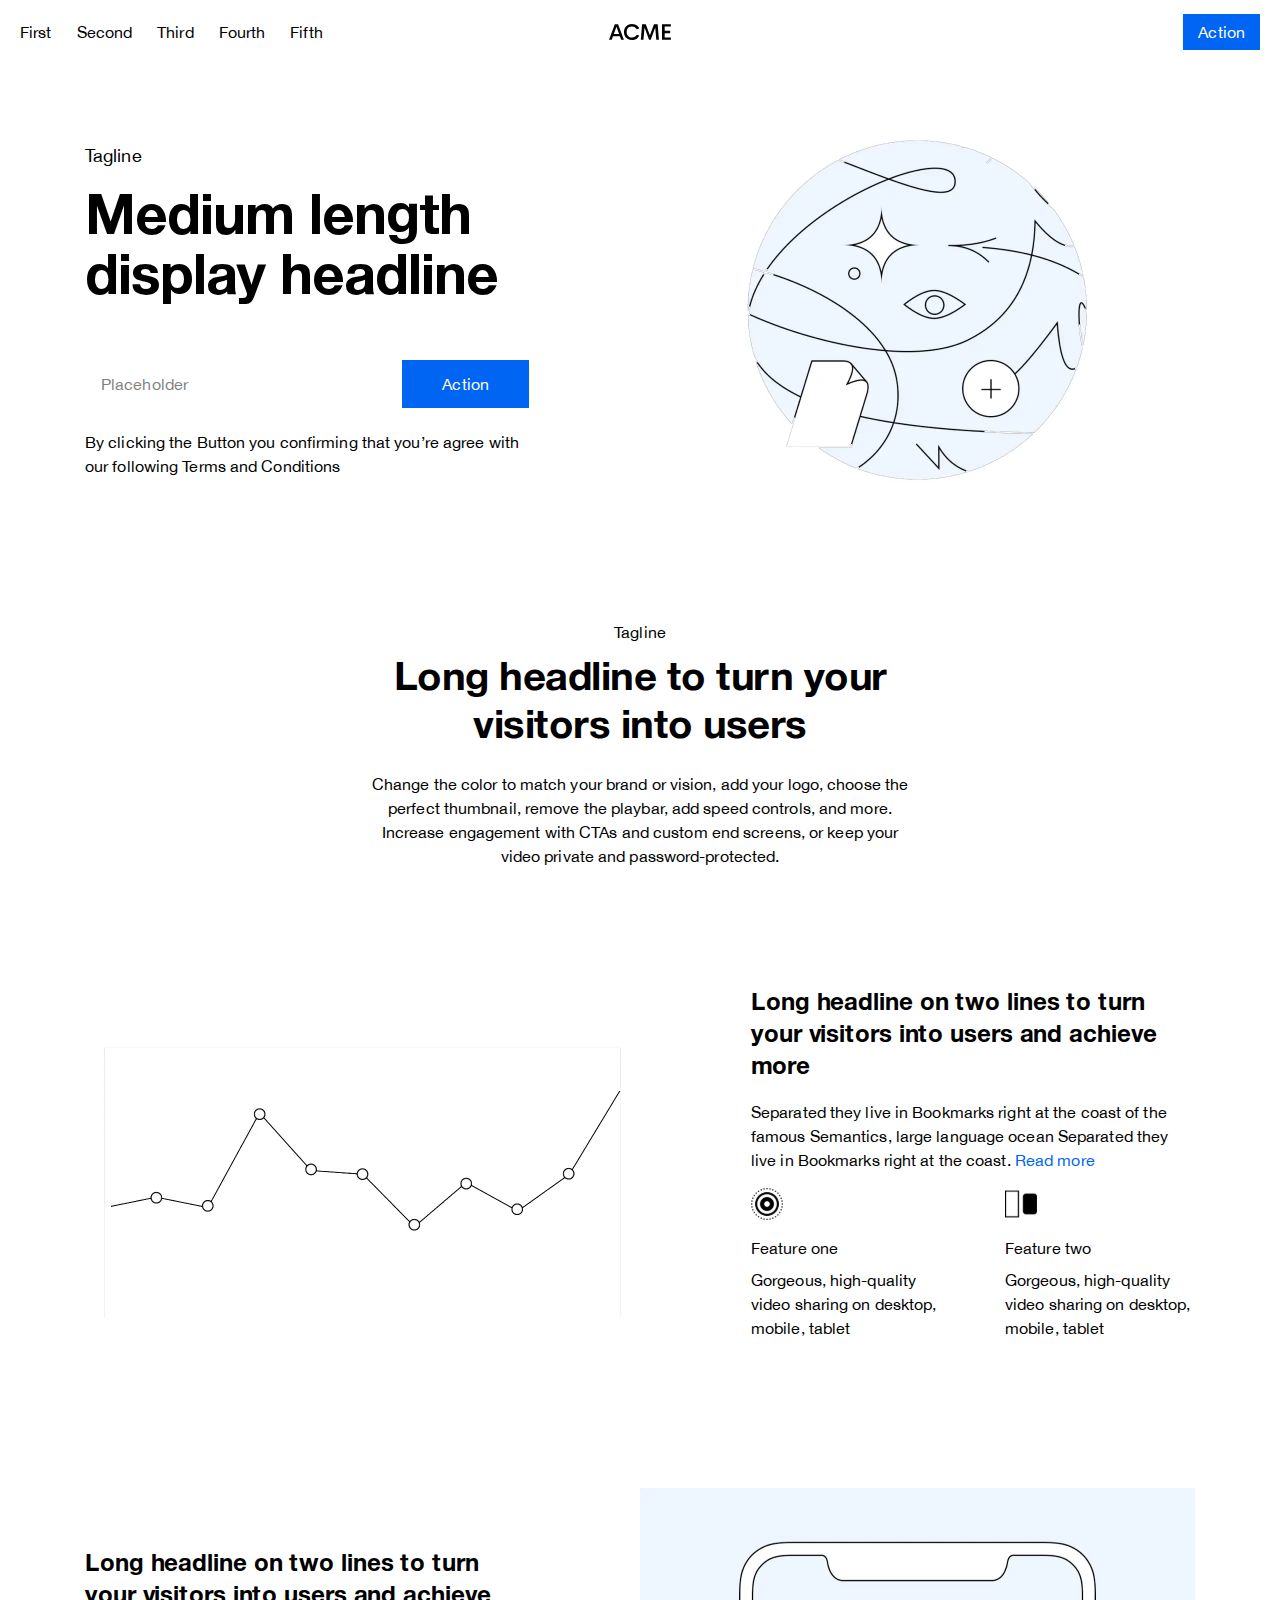
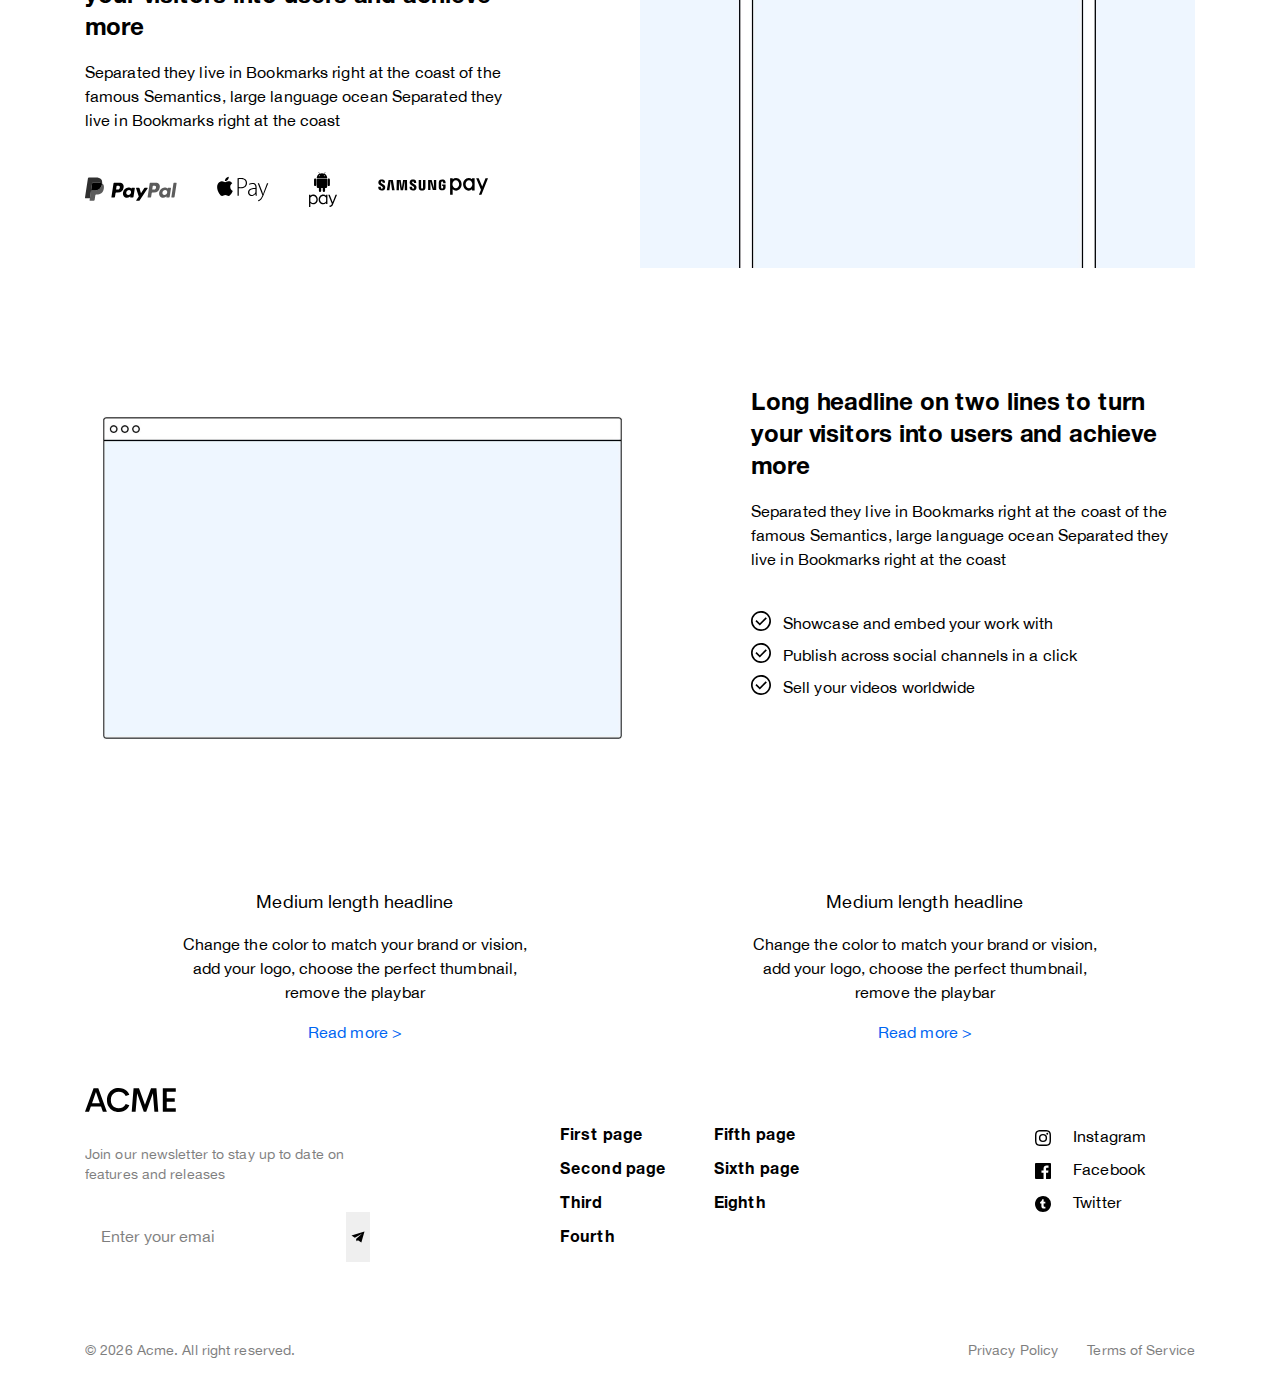
<file: acme/index.html>
<!DOCTYPE html><html lang="ru"> <head>	<title>Главная</title>	<meta charset="UTF-8">	<meta name="format-detection" content="telephone=no">	<link rel="stylesheet" href="css/style.min.css">	<link rel="shortcut icon" href="favicon.ico">	<!-- <meta name="robots" content="noindex, nofollow"> -->	<!-- <meta name="viewport" content="width=device-width, initial-scale=1.0, maximum-scale=1.0, user-scalable=0"> -->	<meta name="viewport" content="width=device-width, initial-scale=1.0"></head><body>	<div class="wrapper">		<header class="header">	<div class="container">		<div class="header__content container">			<div class="header__menu menu">				<div class="menu__line"></div>				<div class="menu__icon icon-menu">					<span></span>					<span></span>					<span></span>				</div>				<nav class="menu__body">					<ul class="menu__list">						<li>							<a href="#" class="menu__link">First</a>						</li>						<li>							<a href="#" class="menu__link">Second</a>						</li>						<li>							<a href="#" class="menu__link">Third</a>						</li>						<li>							<a href="#" class="menu__link">Fourth</a>						</li>						<li>							<a href="#" class="menu__link">Fifth</a>						</li>					</ul>					<a href="#" class="menu__logo _ibg"  data-da=".menu__line,768,0"><picture><source srcset="img/logo.svg" type="image/webp"><img src="img/logo.svg" alt="" /></picture></a>					<a href="#callback" class="menu__button btn _popup-link"  data-da=".menu__line,768,1"><picture><source srcset="img/icons/action.svg" type="image/webp"><img src="img/icons/action.svg" alt="" /></picture>Action</a>				</li>			</nav>		</div>	</div></div></header>		<main class="page">			<!-- //_scr-item  -->			<div class="page__body">				<div class="first-block">					<div class="container">						<div class="first-block__content">							<div class="first-block__description">								<div class="first-block__subtitle">Tagline</div>								<div class="first-block__title">Medium length display headline</div>								<div class="first-block__form">									<form class="form" method="GET" action="#">										<div class="form__line"><input type="text" class="input _req" id="inp" autocomplete="off" name="form[]" data-error="" data-value="Placeholder" /></div>										<button href="#callback-two" class="form__btn btn _popup-link" type="submit">Action</button>									</form>								</div>								<div class="first-block__text">By clicking the Button you confirming that you’re agree with our following Terms and Conditions</div>							</div>							<div class="first-block__image _ibg">								<picture><source srcset="img/header.webp" type="image/webp"><img src="img/header.png" alt="" /></picture>							</div>						</div>					</div>				</div>				<div class="about">					<div class="container">						<div class="about__content">							<div class="about__subtitle">Tagline</div>							<div class="about__title">Long headline to turn your visitors into users</div>							<div class="about__text">Change the color to match your brand or vision, add your logo, choose the perfect thumbnail, remove the playbar, add speed controls, and more. Increase engagement with CTAs and custom end screens, or keep your video private and password-protected.</div>						</div>					</div>				</div>				<div class="chart">					<div class="container">						<div class="chart__content">							<div class="chart__image _ibg">								<picture><source srcset="img/chart.webp" type="image/webp"><img src="img/chart.png" alt="" /></picture>							</div>							<div class="chart__description">								<div class="chart__title">Long headline on two lines to turn your visitors into users and achieve more</div>								<div class="chart__text">Separated they live in Bookmarks right at the coast of the famous Semantics, large language ocean Separated they live in Bookmarks right at the coast. <a href="#">Read more</a></div>								<div class="chart__features">									<div class="chart__feature">										<div class="chart__icon">											<picture><source srcset="img/icons/chart/1.svg" type="image/webp"><img src="img/icons/chart/1.svg" alt="" /></picture>										</div>										<div class="chart__feature-title">Feature one</div>										<div class="chart__feature-text">Gorgeous, high-quality video sharing on desktop, mobile, tablet</div>									</div>									<div class="chart__feature">										<div class="chart__icon">											<picture><source srcset="img/icons/chart/2.svg" type="image/webp"><img src="img/icons/chart/2.svg" alt="" /></picture>										</div>										<div class="chart__feature-title">Feature two</div>										<div class="chart__feature-text">Gorgeous, high-quality video sharing on desktop, mobile, tablet</div>									</div>								</div>							</div>						</div>					</div>				</div>				<div class="pay">					<div class="container">						<div class="pay__content">							<div class="pay__description">								<div class="pay__title">Long headline on two lines to turn your visitors into users and achieve more</div>								<div class="pay__text">Separated they live in Bookmarks right at the coast of the famous Semantics, large language ocean Separated they live in Bookmarks right at the coast</div>								<div class="pay__icons">									<div class="pay__icon"><picture><source srcset="img/icons/pay/PayPal.svg" type="image/webp"><img src="img/icons/pay/PayPal.svg" alt="" /></picture></div>									<div class="pay__icon"><picture><source srcset="img/icons/pay/Apple.svg" type="image/webp"><img src="img/icons/pay/Apple.svg" alt="" /></picture></div>									<div class="pay__icon"><picture><source srcset="img/icons/pay/Android.svg" type="image/webp"><img src="img/icons/pay/Android.svg" alt="" /></picture></div>									<div class="pay__icon"><picture><source srcset="img/icons/pay/Samsung.svg" type="image/webp"><img src="img/icons/pay/Samsung.svg" alt="" /></picture></div>								</div>							</div>							<div class="pay__image _ibg">								<picture><source srcset="img/tel.webp" type="image/webp"><img src="img/tel.png" alt="" /></picture>							</div>						</div>					</div>				</div>			</div>			<div class="web">				<div class="container">					<div class="web__content">						<div class="web__image _ibg">							<picture><source srcset="img/web.webp" type="image/webp"><img src="img/web.png" alt="" /></picture>						</div>						<div class="web__description">							<div class="web__title">Long headline on two lines to turn your visitors into users and achieve more</div>							<div class="web__text">Separated they live in Bookmarks right at the coast of the famous Semantics, large language ocean Separated they live in Bookmarks right at the coast</div>							<ul class="web__list">								<li>Showcase and embed your work with</li>								<li>Publish across social channels in a click</li>								<li>Sell your videos worldwide</li>							</ul>						</div>					</div>				</div>			</div>			<div class="headliners">				<div class="container">					<div class="headliners__content">						<div class="headliners__element">							<div class="headliners__title">Medium length headline</div>							<div class="headliners__text">Change the color to match your brand or vision, add your logo, choose the perfect thumbnail, remove the playbar</div>							<a href="#" class="headliners__btn">Read more ></a>						</div>						<div class="headliners__element">							<div class="headliners__title">Medium length headline</div>							<div class="headliners__text">Change the color to match your brand or vision, add your logo, choose the perfect thumbnail, remove the playbar</div>							<a href="#" class="headliners__btn">Read more ></a>						</div>					</div>				</div>			</div>		</main>		<footer class="footer">	<div class="container">		<div class="footer__content">			<div class="footer__row">				<div class="footer__column">					<div class="footer-subscribe">						<a href="#" class="footer-subscribe__logo _ibg"><picture><source srcset="img/logo.svg" type="image/webp"><img src="img/logo.svg" alt="" /></picture></a>						<div class="footer-subscribe__text">Join our newsletter to stay up to date on features and releases</div>						<div class="footer-subscribe__form">							<form class="form" method="GET" action="#">								<div class="form__line">									<input type="text" class="input _req _email" id="email" autocomplete="off" name="form[]" data-value="Enter your email address" />								</div>								<button href="#callback-four" class="_popup-link" type="submit"><picture><source srcset="img/icons/social/mail.svg" type="image/webp"><img src="img/icons/social/mail.svg" alt="" /></picture></button>							</form>						</div>					</div>				</div>				<div class="footer__column">					<div class="footer-menu">						<div class="footer-menu__column">							<a href="#" class="footer-menu__element">First page</a>							<a href="#" class="footer-menu__element">Second page</a>							<a href="#" class="footer-menu__element">Third</a>							<a href="#" class="footer-menu__element">Fourth</a>						</div>						<div class="footer-menu__column">							<a href="#" class="footer-menu__element">Fifth page</a>							<a href="#" class="footer-menu__element">Sixth page</a>							<a href="#" class="footer-menu__element">Eighth</a>						</div>					</div>				</div>				<div class="footer__column">					<div class="footer-social">						<div class="footer-social__element">							<div class="footer-social__img">								<picture><source srcset="img/icons/social/instagram.svg" type="image/webp"><img src="img/icons/social/instagram.svg" alt="" /></picture>							</div>Instagram						</div>						<div class="footer-social__element">							<div class="footer-social__img">								<picture><source srcset="img/icons/social/facebook.svg" type="image/webp"><img src="img/icons/social/facebook.svg" alt="" /></picture>							</div>Facebook						</div>						<div class="footer-social__element">							<div class="footer-social__img">								<picture><source srcset="img/icons/social/twitter.svg" type="image/webp"><img src="img/icons/social/twitter.svg" alt="" /></picture>							</div>Twitter						</div>					</div>				</div>			</div>			<div class="footer__row">				<div class="footer__copyright">© <span class="year"></span> Acme. All right reserved.</div>				<div class="footer__links">					<a href="" class="footer__link">Privacy Policy</a>					<a href="" class="footer__link">Terms of Service</a>				</div>			</div>		</div>	</div></footer>	</div>	<div class="popup popup_callback">	<div class="popup__content">		<div class="popup__body">			<div class="popup__close"></div>			<div class="popup__title">Long headline on two lines to turn your visitors into users </div>			<div class="popup__text">Separated they live in Bookmarks right at the coast of the famous Semantics</div>			<a href="#" class="popup__link">Action</a>		</div>	</div></div><div class="popup popup_callback-two">	<div class="popup__content">		<div class="popup__body">			<div class="popup__close"></div>			<div class="popup__title">Long headline on two lines to turn your visitors into users </div>			<div class="popup__text">By creating an Account on our service, you agree to subscribe to newsletters, marketing or promotional materials and other information we may send. However, you may opt out of receiving any, or all, of these communications from us by following the unsubscribe link or instructions provided in any email we send.</div>			<a href="#" class="popup__button btn">Action</a>		</div>	</div></div><div class="popup popup_callback-three">	<div class="popup__content">		<div class="popup__body">			<div class="popup__close"></div>			<div class="popup__title">Long headline on two lines to turn your visitors into users </div>			<div class="popup__text">Separated they live in Bookmarks right at the coast of the famous Semantics</div>			<div class="popup__buttons">				<a href="#" class="popup__button popup__button_w btn">Action</a>				<a href="#" class="popup__button btn">Action</a>			</div>		</div>	</div></div><div class="popup popup_callback-four">	<div class="popup__content">		<div class="popup__body">			<div class="popup__close"></div>			<div class="popup__title">Short headline</div>			<form class="form popup__form" method="GET" action="#">				<div class="form__line">					<input type="text" class="input _req _email" id="email" autocomplete="off" name="form[]" data-value="Email" />				</div>				<div class="form__line">					<input class="input _req" id="password" autocomplete="off" name="form[]" data-value="Password" data-type="pass" />				</div>				<div class="form__line">					<div class="checkbox"><input type="checkbox" class="checkbox__input _req" id="formAgreement" checked="checked" name="agreement" /><label for="formAgreement" class="checkbox__label" id="formAgreement"><span>Subscribe to the newsletter</span></label></div>				</div>				<button href="#" class="popup__button popup__button_b btn">Action</button>			</form>		</div>	</div></div>	<!-- <script src="https://maps.google.com/maps/api/js?sensor=false&amp;key=AIzaSyDtlQu0HZT-nx_QyKCI5Ur5La4RNa07B1Q"></script> --><!-- <script src="https://api-maps.yandex.ru/2.1/?lang=ru_RU&amp;apikey=" type="text/javascript"></script> --><script src="js/vendors.min.js"></script><script src="js/app.min.js"></script></body></html>
</file>
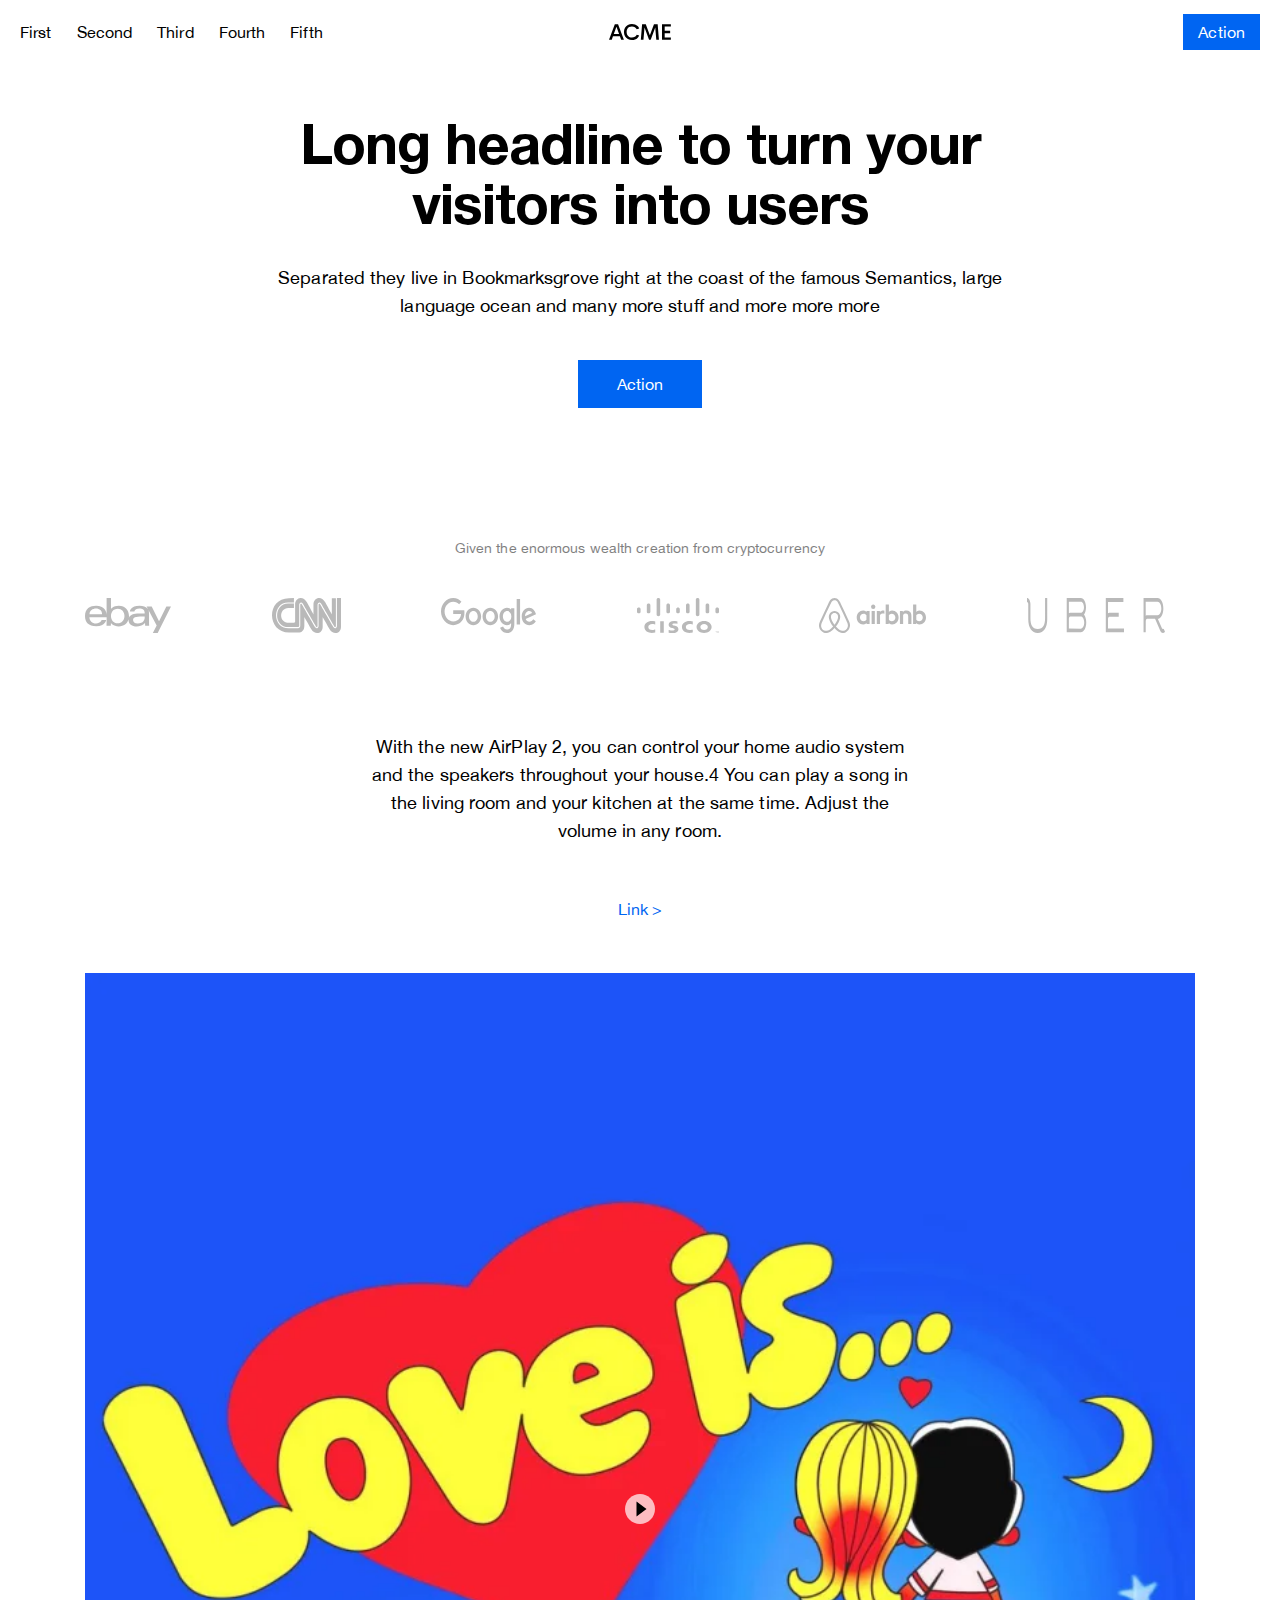
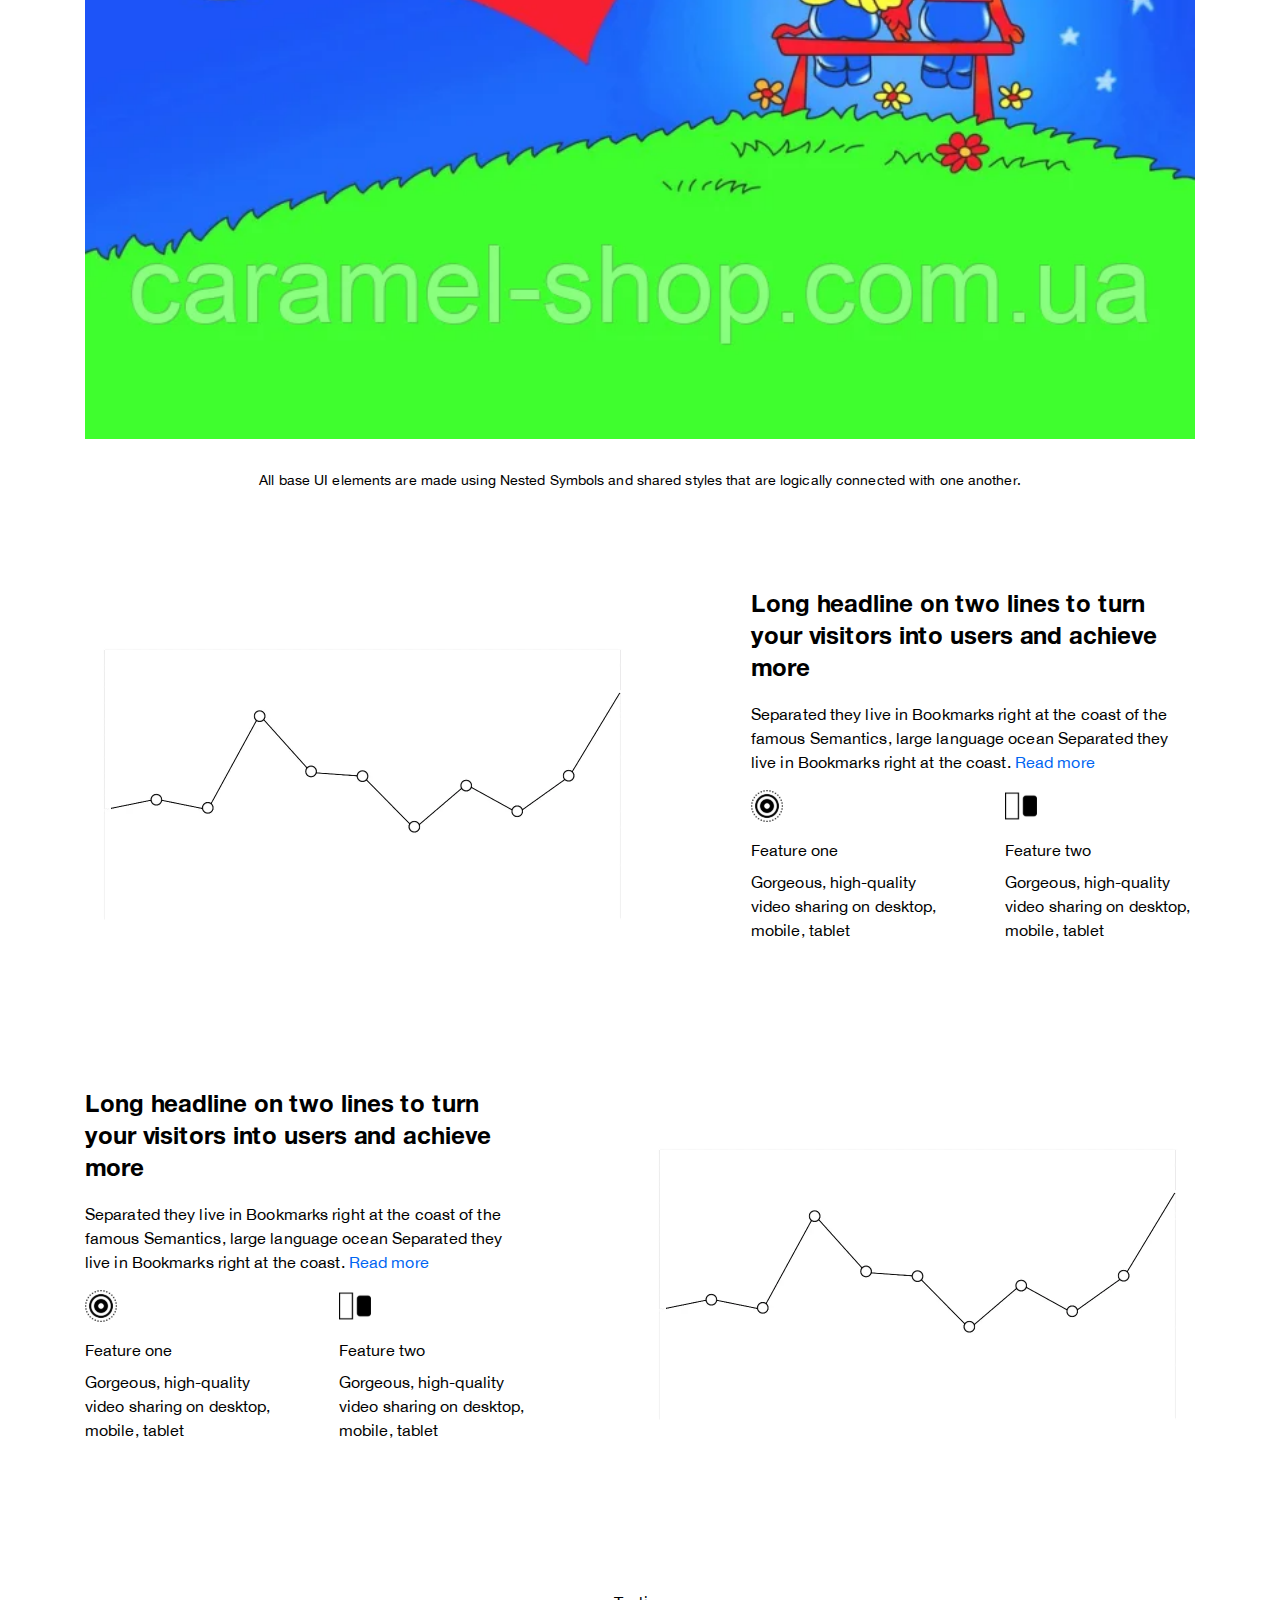
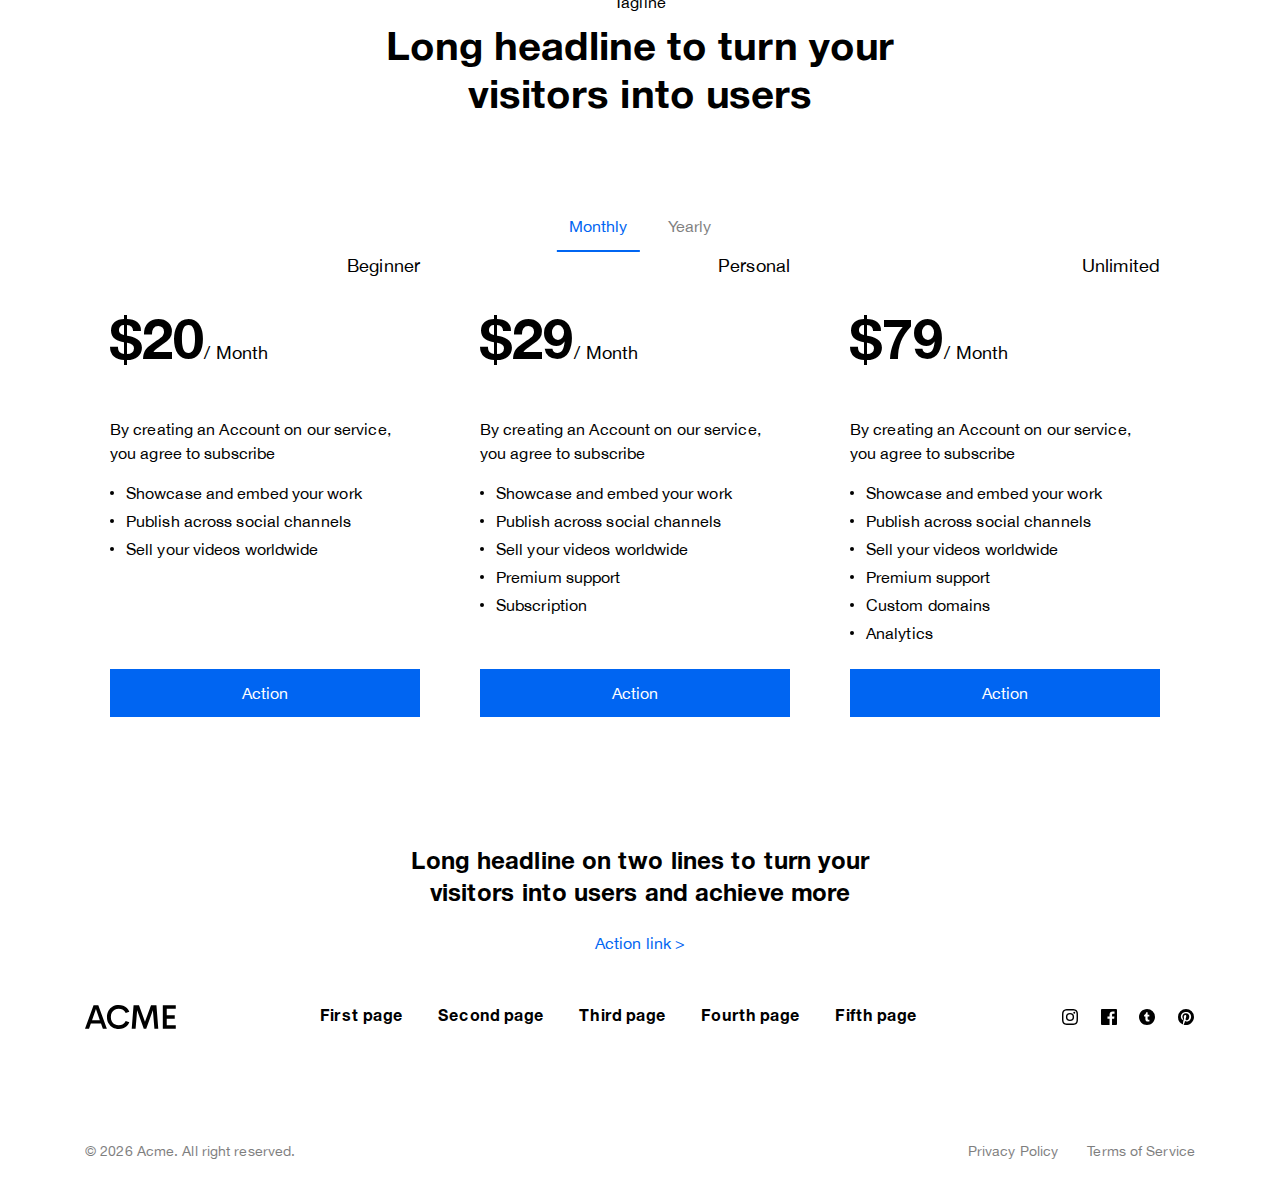
<file: acme/products.html>
<!DOCTYPE html><html lang="ru"> <head>	<title>Продукты</title>	<meta charset="UTF-8">	<meta name="format-detection" content="telephone=no">	<link rel="stylesheet" href="css/style.min.css">	<link rel="shortcut icon" href="favicon.ico">	<!-- <meta name="robots" content="noindex, nofollow"> -->	<!-- <meta name="viewport" content="width=device-width, initial-scale=1.0, maximum-scale=1.0, user-scalable=0"> -->	<meta name="viewport" content="width=device-width, initial-scale=1.0"></head><body>	<div class="wrapper">		<header class="header">	<div class="container">		<div class="header__content container">			<div class="header__menu menu">				<div class="menu__line"></div>				<div class="menu__icon icon-menu">					<span></span>					<span></span>					<span></span>				</div>				<nav class="menu__body">					<ul class="menu__list">						<li>							<a href="#" class="menu__link">First</a>						</li>						<li>							<a href="#" class="menu__link">Second</a>						</li>						<li>							<a href="#" class="menu__link">Third</a>						</li>						<li>							<a href="#" class="menu__link">Fourth</a>						</li>						<li>							<a href="#" class="menu__link">Fifth</a>						</li>					</ul>					<a href="#" class="menu__logo _ibg"  data-da=".menu__line,768,0"><picture><source srcset="img/logo.svg" type="image/webp"><img src="img/logo.svg" alt="" /></picture></a>					<a href="#callback" class="menu__button btn _popup-link"  data-da=".menu__line,768,1"><picture><source srcset="img/icons/action.svg" type="image/webp"><img src="img/icons/action.svg" alt="" /></picture>Action</a>				</li>			</nav>		</div>	</div></div></header>		<main class="page">			<div class="page__body">				<div class="short-info">					<div class="container">						<div class="short-info__content">							<div class="short-info__title">Long headline to turn your visitors into users</div>							<div class="short-info__text">Separated they live in Bookmarksgrove right at the coast of the famous Semantics, large language ocean and many more stuff and more more more</div>							<a href="#" class="short-info__button btn">Action</a>						</div>					</div>				</div>				<div class="partners">					<div class="container">						<div class="partners__content">							<div class="partners__row">								<div class="partners__text">Given the enormous wealth creation from cryptocurrency</div>							</div>							<div class="partners__row">								<ul class="partners__list">									<li class="partners__element">										<picture><source srcset="img/partners/ebay.svg" type="image/webp"><img src="img/partners/ebay.svg" alt="" /></picture>									</li>									<li class="partners__element">										<picture><source srcset="img/partners/cnn.svg" type="image/webp"><img src="img/partners/cnn.svg" alt="" /></picture>									</li>									<li class="partners__element">										<picture><source srcset="img/partners/google.svg" type="image/webp"><img src="img/partners/google.svg" alt="" /></picture>									</li>									<li class="partners__element">										<picture><source srcset="img/partners/cisco.svg" type="image/webp"><img src="img/partners/cisco.svg" alt="" /></picture>									</li>									<li class="partners__element">										<picture><source srcset="img/partners/airbnb.svg" type="image/webp"><img src="img/partners/airbnb.svg" alt="" /></picture>									</li>									<li class="partners__element">										<picture><source srcset="img/partners/uber.svg" type="image/webp"><img src="img/partners/uber.svg" alt="" /></picture>									</li>								</ul>							</div>						</div>					</div>				</div>				<div class="short-info">					<div class="container">						<div class="short-info__content short-info__content_w">							<div class="short-info__text short-info__text_2">With the new AirPlay 2, you can control your home audio system and the speakers throughout your house.4 You can play a song in the living room and your kitchen at the same time. Adjust the volume in any room.</div>							<a href="#" class="short-info__button short-info__button_w btn">Link ></a>						</div>					</div>				</div>				<div class="videos">					<div class="container">						<div class="videos__content">							<div class="videos__video videos__video _d">								<video poster="img/1.webp">									<source src="videos/1.mp4"									type="video/mp4">									Sorry, your browser doesn't support embedded videos.								</video>							</div>							<div class="videos__text">All base UI elements are made using Nested Symbols and shared styles that are logically connected with one another.</div>						</div>					</div>				</div>				<div class="chart">					<div class="container">						<div class="chart__content">							<div class="chart__image _ibg">								<picture><source srcset="img/chart.webp" type="image/webp"><img src="img/chart.png" alt="" /></picture>							</div>							<div class="chart__description">								<div class="chart__title">Long headline on two lines to turn your visitors into users and achieve more</div>								<div class="chart__text">Separated they live in Bookmarks right at the coast of the famous Semantics, large language ocean Separated they live in Bookmarks right at the coast. <a href="#">Read more</a></div>								<div class="chart__features">									<div class="chart__feature">										<div class="chart__icon">											<picture><source srcset="img/icons/chart/1.svg" type="image/webp"><img src="img/icons/chart/1.svg" alt="" /></picture>										</div>										<div class="chart__feature-title">Feature one</div>										<div class="chart__feature-text">Gorgeous, high-quality video sharing on desktop, mobile, tablet</div>									</div>									<div class="chart__feature">										<div class="chart__icon">											<picture><source srcset="img/icons/chart/2.svg" type="image/webp"><img src="img/icons/chart/2.svg" alt="" /></picture>										</div>										<div class="chart__feature-title">Feature two</div>										<div class="chart__feature-text">Gorgeous, high-quality video sharing on desktop, mobile, tablet</div>									</div>								</div>							</div>						</div>					</div>				</div>				<div class="chart">					<div class="container">						<div class="chart__content">							<div class="chart__description">								<div class="chart__title">Long headline on two lines to turn your visitors into users and achieve more</div>								<div class="chart__text">Separated they live in Bookmarks right at the coast of the famous Semantics, large language ocean Separated they live in Bookmarks right at the coast. <a href="#">Read more</a></div>								<div class="chart__features">									<div class="chart__feature">										<div class="chart__icon">											<picture><source srcset="img/icons/chart/1.svg" type="image/webp"><img src="img/icons/chart/1.svg" alt="" /></picture>										</div>										<div class="chart__feature-title">Feature one</div>										<div class="chart__feature-text">Gorgeous, high-quality video sharing on desktop, mobile, tablet</div>									</div>									<div class="chart__feature">										<div class="chart__icon">											<picture><source srcset="img/icons/chart/2.svg" type="image/webp"><img src="img/icons/chart/2.svg" alt="" /></picture>										</div>										<div class="chart__feature-title">Feature two</div>										<div class="chart__feature-text">Gorgeous, high-quality video sharing on desktop, mobile, tablet</div>									</div>								</div>							</div>							<div class="chart__image _ibg">								<picture><source srcset="img/chart.webp" type="image/webp"><img src="img/chart.png" alt="" /></picture>							</div>						</div>					</div>				</div>				<div class="tagline">					<div class="container">						<div class="tagline__content">							<div class="tagline__subtitle">Tagline</div>							<div class="tagline__title">Long headline to turn your visitors into users</div>						</div>					</div>				</div>				<div class="tabs-block _tabs">					<nav class="tabs-block__nav">						<div class="tabs-block__item _tabs-item _active">Monthly</div>						<div class="tabs-block__item _tabs-item">Yearly</div>					</nav>					<div class="tabs-block__body">						<div class="tabs-block__block _tabs-block _active">							<div class="container">								<div class="plans">									<div class="plans__element element">										<div class="element__plan">Beginner</div>										<div class="element__price"><span>$20</span>/ Month</div>										<div class="element__text">By creating an Account on our service, you agree to subscribe</div>										<ul class="element__list">											<li class="element__list-element">Showcase and embed your work</li>											<li class="element__list-element">Publish across social channels</li>											<li class="element__list-element">Sell your videos worldwide</li>										</ul>										<div class="element__button">Action</div>									</div>									<div class="plans__element element">										<div class="element__plan">Personal</div>										<div class="element__price"><span>$29</span>/ Month</div>										<div class="element__text">By creating an Account on our service, you agree to subscribe</div>										<ul class="element__list">											<li class="element__list-element">Showcase and embed your work</li>											<li class="element__list-element">Publish across social channels</li>											<li class="element__list-element">Sell your videos worldwide</li>											<li class="element__list-element">Premium support</li>											<li class="element__list-element">Subscription </li>										</ul>										<div class="element__button">Action</div>									</div>									<div class="plans__element element">										<div class="element__plan">Unlimited</div>										<div class="element__price"><span>$79</span>/ Month</div>										<div class="element__text">By creating an Account on our service, you agree to subscribe</div>										<ul class="element__list">											<li class="element__list-element">Showcase and embed your work</li>											<li class="element__list-element">Publish across social channels</li>											<li class="element__list-element">Sell your videos worldwide</li>											<li class="element__list-element">Premium support</li>											<li class="element__list-element">Custom domains</li>											<li class="element__list-element">Analytics</li>										</ul>										<div class="element__button">Action</div>									</div>								</div>							</div>						</div>						<div class="tabs-block__block _tabs-block">							<div class="container">								<div class="plans">									<div class="plans__element element">										<div class="element__plan">Beginner</div>										<div class="element__price"><span>$240</span>/ Year</div>										<div class="element__text">By creating an Account on our service, you agree to subscribe</div>										<ul class="element__list">											<li class="element__list-element">Showcase and embed your work</li>											<li class="element__list-element">Publish across social channels</li>											<li class="element__list-element">Sell your videos worldwide</li>										</ul>										<div class="element__button">Action</div>									</div>									<div class="plans__element element">										<div class="element__plan">Personal</div>										<div class="element__price"><span>$360</span>/ Year</div>										<div class="element__text">By creating an Account on our service, you agree to subscribe</div>										<ul class="element__list">											<li class="element__list-element">Showcase and embed your work</li>											<li class="element__list-element">Publish across social channels</li>											<li class="element__list-element">Sell your videos worldwide</li>											<li class="element__list-element">Premium support</li>											<li class="element__list-element">Subscription </li>										</ul>										<div class="element__button">Action</div>									</div>									<div class="plans__element element">										<div class="element__plan">Unlimited</div>										<div class="element__price"><span>$960</span>/ Year</div>										<div class="element__text">By creating an Account on our service, you agree to subscribe</div>										<ul class="element__list">											<li class="element__list-element">Showcase and embed your work</li>											<li class="element__list-element">Publish across social channels</li>											<li class="element__list-element">Sell your videos worldwide</li>											<li class="element__list-element">Premium support</li>											<li class="element__list-element">Custom domains</li>											<li class="element__list-element">Analytics</li>										</ul>										<div class="element__button">Action</div>									</div>								</div>							</div>						</div>					</div>				</div>				<div class="headline">					<div class="container">						<div class="headline__content">							<div class="headline__title">Long headline on two lines to turn your visitors into users and achieve more</div>							<div class="headline__button btn">Action link ></div>						</div>					</div>				</div>			</div>		</main>		<footer class="footer">	<div class="container">		<div class="footer__content footer__content_p">			<div class="footer__row footer__row_p">				<div class="footer__column footer__column_p">					<div class="footer-subscribe footer-subscribe_p">						<a href="#" class="footer-subscribe__logo _ibg"><picture><source srcset="img/logo.svg" type="image/webp"><img src="img/logo.svg" alt="" /></picture></a>					</div>				</div>				<div class="footer__column footer__column_p">					<div class="footer-menu footer-menu_p">						<div class="footer-menu__column footer-menu__column_p">							<a href="#" class="footer-menu__element footer-menu__element_p">First page</a>							<a href="#" class="footer-menu__element footer-menu__element_p">Second page</a>							<a href="#" class="footer-menu__element footer-menu__element_p">Third page</a>							<a href="#" class="footer-menu__element footer-menu__element_p">Fourth page</a>							<a href="#" class="footer-menu__element footer-menu__element_p">Fifth page</a>						</div>					</div>				</div>				<div class="footer__column footer__column_p">					<div class="footer-social footer-social_p">						<div class="footer-social__element">							<div class="footer-social__img">								<picture><source srcset="img/icons/social/instagram.svg" type="image/webp"><img src="img/icons/social/instagram.svg" alt="" /></picture>							</div>Instagram						</div>						<div class="footer-social__element">							<div class="footer-social__img">								<picture><source srcset="img/icons/social/facebook.svg" type="image/webp"><img src="img/icons/social/facebook.svg" alt="" /></picture>							</div>Facebook						</div>						<div class="footer-social__element">							<div class="footer-social__img">								<picture><source srcset="img/icons/social/twitter.svg" type="image/webp"><img src="img/icons/social/twitter.svg" alt="" /></picture>							</div>Twitter						</div>						<div class="footer-social__element">							<div class="footer-social__img footer-social__img_nm">								<picture><source srcset="img/icons/social/pinterest.svg" type="image/webp"><img src="img/icons/social/pinterest.svg" alt="" /></picture>							</div>Pinterest						</div>					</div>				</div>			</div>			<div class="footer__row footer__row_p">				<div class="footer__copyright">© <span class="year"></span> Acme. All right reserved.</div>				<div class="footer__links">					<a href="" class="footer__link">Privacy Policy</a>					<a href="" class="footer__link">Terms of Service</a>				</div>			</div>		</div>	</div></footer>	</div>	<div class="popup popup_callback">	<div class="popup__content">		<div class="popup__body">			<div class="popup__close"></div>			<div class="popup__title">Long headline on two lines to turn your visitors into users </div>			<div class="popup__text">Separated they live in Bookmarks right at the coast of the famous Semantics</div>			<a href="#" class="popup__link">Action</a>		</div>	</div></div><div class="popup popup_callback-two">	<div class="popup__content">		<div class="popup__body">			<div class="popup__close"></div>			<div class="popup__title">Long headline on two lines to turn your visitors into users </div>			<div class="popup__text">By creating an Account on our service, you agree to subscribe to newsletters, marketing or promotional materials and other information we may send. However, you may opt out of receiving any, or all, of these communications from us by following the unsubscribe link or instructions provided in any email we send.</div>			<a href="#" class="popup__button btn">Action</a>		</div>	</div></div><div class="popup popup_callback-three">	<div class="popup__content">		<div class="popup__body">			<div class="popup__close"></div>			<div class="popup__title">Long headline on two lines to turn your visitors into users </div>			<div class="popup__text">Separated they live in Bookmarks right at the coast of the famous Semantics</div>			<div class="popup__buttons">				<a href="#" class="popup__button popup__button_w btn">Action</a>				<a href="#" class="popup__button btn">Action</a>			</div>		</div>	</div></div><div class="popup popup_callback-four">	<div class="popup__content">		<div class="popup__body">			<div class="popup__close"></div>			<div class="popup__title">Short headline</div>			<form class="form popup__form" method="GET" action="#">				<div class="form__line">					<input type="text" class="input _req _email" id="email" autocomplete="off" name="form[]" data-value="Email" />				</div>				<div class="form__line">					<input class="input _req" id="password" autocomplete="off" name="form[]" data-value="Password" data-type="pass" />				</div>				<div class="form__line">					<div class="checkbox"><input type="checkbox" class="checkbox__input _req" id="formAgreement" checked="checked" name="agreement" /><label for="formAgreement" class="checkbox__label" id="formAgreement"><span>Subscribe to the newsletter</span></label></div>				</div>				<button href="#" class="popup__button popup__button_b btn">Action</button>			</form>		</div>	</div></div>	<!-- <script src="https://maps.google.com/maps/api/js?sensor=false&amp;key=AIzaSyDtlQu0HZT-nx_QyKCI5Ur5La4RNa07B1Q"></script> --><!-- <script src="https://api-maps.yandex.ru/2.1/?lang=ru_RU&amp;apikey=" type="text/javascript"></script> --><script src="js/vendors.min.js"></script><script src="js/app.min.js"></script></body></html>
</file>
<file: acme/css/style.min.css>
@font-face{font-family:"Helvetica Neue";font-display:swap;src:url(../fonts/HelveticaNeue-Light.woff) format("woff"),url(../fonts/HelveticaNeue-Light.woff2) format("woff2");font-weight:300;font-style:light}@font-face{font-family:"Helvetica Neue";font-display:swap;src:url(../fonts/HelveticaNeue.woff) format("woff"),url(../fonts/HelveticaNeue.woff2) format("woff2");font-weight:400;font-style:regular}@font-face{font-family:"Helvetica Neue";font-display:swap;src:url(../fonts/HelveticaNeue-Medium.woff) format("woff"),url(../fonts/HelveticaNeue-Medium.woff2) format("woff2");font-weight:500;font-style:medium}@font-face{font-family:"Helvetica Neue";font-display:swap;src:url(../fonts/HelveticaNeue-Bold.woff) format("woff"),url(../fonts/HelveticaNeue-Bold.woff2) format("woff2");font-weight:700;font-style:bold}*{padding:0;margin:0;border:0}*,:after,:before{-webkit-box-sizing:border-box;box-sizing:border-box}:active,:focus{outline:0}a:active,a:focus{outline:0}aside,footer,header,nav,section{display:block}body,html{height:100%;min-width:320px}body{line-height:1;font-family:"Helvetica Neue";-ms-text-size-adjust:100%;-moz-text-size-adjust:100%;-webkit-text-size-adjust:100%}button,input,textarea{font-family:"Helvetica Neue"}input::-ms-clear{display:none}button{cursor:pointer}button::-moz-focus-inner{padding:0;border:0}a,a:visited{text-decoration:none}a:hover{text-decoration:none}ul li{list-style:none}img{vertical-align:top}h1,h2,h3,h4,h5,h6{font-weight:inherit;font-size:inherit}body{color:#000;font-size:16px;line-height:24px;letter-spacing:.1px;text-align:left;font-family:"Helvetica Neue"}body._lock{overflow:hidden}.wrapper{width:100%;min-height:100%;overflow:hidden;display:-webkit-box;display:-ms-flexbox;display:flex;-webkit-box-orient:vertical;-webkit-box-direction:normal;-ms-flex-direction:column;flex-direction:column}.container{max-width:1110px;margin:0 auto}._ibg{position:relative}._ibg img{position:absolute;width:100%;height:100%;top:0;left:0;-o-object-fit:cover;object-fit:cover}body.ie ._ibg{background-position:center;background-size:cover;background-repeat:no-repeat}body.ie ._ibg img{width:0;height:0;opacity:0;visibility:hidden}.video{position:relative;overflow:hidden;height:0;padding-bottom:56.25%}.video embed,.video iframe,.video object,.video video{position:absolute;top:0;left:0;width:100%;height:100%}.videobg embed,.videobg iframe,.videobg object,.videobg video{position:fixed;top:50%;left:50%;min-width:100%;min-height:100%;width:auto;height:auto;z-index:-100;-webkit-transform:translateX(-50%) translateY(-50%);-ms-transform:translateX(-50%) translateY(-50%);transform:translateX(-50%) translateY(-50%);background-size:cover}.moretext{overflow:hidden}.moretext__more{cursor:pointer}.moretext__more span{font-style:normal}.moretext__more span:first-child{display:block}.moretext__more span:last-child{display:none}.moretext__more.active span{font-style:normal}.moretext__more.active span:first-child{display:none}.moretext__more.active span:last-child{display:block}#map{background:url(../img/icons/loading.gif) center/50px no-repeat}.tab__item{display:none}.tab__item.active{display:block}._tabs-block{display:none}._tabs-block._active{display:block}.gm-style-iw-t{opacity:0}.baloon{opacity:1;right:-7px!important;bottom:80px!important}.baloon button{display:none!important}.baloon:after{display:none!important}.baloon-style{display:none}.baloon-content.gm-style-iw{opacity:1;border-radius:0!important;max-width:300px!important;padding:0!important;left:0!important;width:100%!important;overflow:visible!important}.baloon-content.gm-style-iw>.gm-style-iw-d{overflow:hidden!important;max-width:none!important}.baloon-content.gm-style-iw:after{display:none!important}.baloon-close{top:18px!important}._vanilla-zoom{width:100%;height:auto;display:-ms-flexbox;display:-webkit-box;display:flex}._vanilla-zoom__sidebar{display:-ms-flexbox;display:-webkit-box;display:flex;-ms-flex-basis:30%;-ms-flex-preferred-size:30%;flex-basis:30%;-ms-flex-direction:column;-webkit-box-orient:vertical;-webkit-box-direction:normal;flex-direction:column}._vanilla-zoom__preview{width:100%;max-height:auto;margin-bottom:5px;cursor:pointer;-ms-flex-negative:0;flex-shrink:0}._vanilla-zoom__preview:last-child{margin-bottom:0}._vanilla-zoom__zoomed-image{-ms-flex:1;-webkit-box-flex:1;flex:1;background-repeat:no-repeat;background-position:center;background-size:cover;margin-left:5px}._timer{display:-webkit-box;display:-ms-flexbox;display:flex}._timer__number{display:-webkit-box;display:-ms-flexbox;display:flex}._timer-scroll{display:-webkit-box;display:-ms-flexbox;display:flex}._timer-scroll__number{display:-webkit-box;display:-ms-flexbox;display:flex}.popup{-webkit-overflow-scrolling:touch;z-index:100;padding:30px 10px;position:fixed;top:0;left:0;width:100%;height:100%;-webkit-transition:visibility .8s ease 0s;-o-transition:visibility .8s ease 0s;transition:visibility .8s ease 0s;visibility:hidden}.popup::before{content:"";background-color:rgba(0,0,0,.9);position:fixed;width:100%;height:100%;top:0;left:0;opacity:0;-webkit-transition:opacity .8s ease 0s;-o-transition:opacity .8s ease 0s;transition:opacity .8s ease 0s}.popup.show{visibility:visible;overflow:auto}.popup.show::before{opacity:1}.popup.show .popup__body{-webkit-transform:scale(1);-ms-transform:scale(1);transform:scale(1)}.popup._active{overflow:auto;visibility:visible}.popup._active::before{opacity:1}.popup._active .popup__body{-webkit-transition:all .3s ease .2s;-o-transition:all .3s ease .2s;transition:all .3s ease .2s;-webkit-transform:scale(1);-ms-transform:scale(1);transform:scale(1)}.popup__content{display:-webkit-box;display:-ms-flexbox;display:flex;-webkit-box-orient:vertical;-webkit-box-direction:normal;-ms-flex-direction:column;flex-direction:column;-webkit-box-align:center;-ms-flex-align:center;align-items:center;min-height:100%;-webkit-box-flex:1;-ms-flex:1 1 auto;flex:1 1 auto;width:100%;display:flex;-webkit-box-pack:center;-ms-flex-pack:center;justify-content:center;align-items:center}.popup__body{-webkit-transform:scale(0);-ms-transform:scale(0);transform:scale(0);-webkit-transition:all .3s ease 0s;-o-transition:all .3s ease 0s;transition:all .3s ease 0s;padding:83px 65px;width:100%;max-width:540px;background-color:#fff}.popup__close{width:24px;height:24px;position:absolute;top:16px;right:16px;cursor:pointer;z-index:30;background:url(../img/icons/close.svg) 0 0 no-repeat}.popup__title{font-weight:700;font-size:24px;line-height:32px;text-align:center;letter-spacing:-.1px;margin:0 0 17px 0}.popup__text{font-size:16px;line-height:24px;text-align:center;letter-spacing:.1px;margin:0 0 22px 0}.popup__link{display:inline-block;color:#0065f2;text-align:center;position:relative;left:50%;-webkit-transform:translateX(-50%);-ms-transform:translateX(-50%);transform:translateX(-50%)}.popup__button{height:36px;padding:0 12px;margin:0 12px 0 0}.popup__button:last-child{margin:0}.popup__button_w{color:#0065f2!important;background-color:#fff!important}.popup__button_b{height:48px;display:-webkit-box;display:-ms-flexbox;display:flex;width:100%}.popup__buttons{display:-webkit-box;display:-ms-flexbox;display:flex;-webkit-box-pack:center;-ms-flex-pack:center;justify-content:center;-webkit-box-align:center;-ms-flex-align:center;align-items:center}.popup__form{-webkit-box-orient:vertical;-webkit-box-direction:normal;-ms-flex-direction:column;flex-direction:column;margin:0 0 8px 0}.popup__form .form__line{display:block;width:100%;min-width:100%;margin:0 0 16px 0}.popup__form .input{width:100%}.checkbox .checkbox._error .checkbox__label::before{-webkit-box-shadow:0 0 15px red;box-shadow:0 0 15px red}.checkbox__input{display:none}.checkbox .checkbox__input:checked+.checkbox__label::after{opacity:1}.checkbox__label{display:-webkit-inline-box;display:-ms-inline-flexbox;display:inline-flex;-webkit-box-align:center;-ms-flex-align:center;align-items:center;position:relative;cursor:pointer;width:100%}.checkbox__label::before{content:"";-ms-flex-item-align:start;align-self:flex-start;-webkit-box-flex:0;-ms-flex:0 0 24px;flex:0 0 24px;height:24px;background-color:#fff;border-radius:4px;margin:0 10px 0 0}.checkbox__label::after{-webkit-transition:-webkit-transform .5s ease 0s;transition:-webkit-transform .5s ease 0s;-o-transition:transform .5s ease 0s;transition:transform .5s ease 0s;transition:transform .5s ease 0s,-webkit-transform .5s ease 0s;content:"";position:absolute;top:0;left:0;width:24px;height:24px;border-radius:4px;background:transparent url(../img/icons/check.svg) center no-repeat;opacity:0}.checkbox__label a{color:#7a956b}.checkbox._error .checkbox__label:before{-webkit-box-flex:0;-ms-flex:0 0 24px;flex:0 0 24px;height:24px;background-color:#fff;border-radius:4px}.header{height:60px;position:relative;width:100%;top:0;padding:20px;z-index:50;margin:0 0 60px 0}.header .container{max-width:1360px;margin:0 auto}.menu a{text-decoration:none}.menu a.parent{margin:0 30px 0 0}.menu li{position:relative;list-style:none}.menu__line{display:none}.menu__body{display:-webkit-box;display:-ms-flexbox;display:flex;-webkit-box-align:center;-ms-flex-align:center;align-items:center;-webkit-box-pack:justify;-ms-flex-pack:justify;justify-content:space-between;position:relative}.menu__list{display:-webkit-box;display:-ms-flexbox;display:flex}.menu__list li{display:-webkit-box;display:-ms-flexbox;display:flex;margin:0 25px 0 0}.menu__list li:last-child{margin:0}.menu__link{display:block;color:#000;font-size:16px;line-height:24px;letter-spacing:.1px}.menu__logo{position:absolute;top:50%;left:50%;-webkit-transform:translate(-50%,-50%);-ms-transform:translate(-50%,-50%);transform:translate(-50%,-50%);width:62px;height:16px}.menu__button{height:36px;padding:0 15px 0 15px;position:absolute;right:0;top:50%;-webkit-transform:translateY(-50%);-ms-transform:translateY(-50%);transform:translateY(-50%)}.menu__button img{display:none}.icon-menu{display:none}.footer__content{display:-webkit-box;display:-ms-flexbox;display:flex;-webkit-box-orient:vertical;-webkit-box-direction:normal;-ms-flex-direction:column;flex-direction:column;padding:80px 0 0 0}.footer__content_p{padding:0}.footer__row{margin:0 0 80px 0;display:-webkit-box;display:-ms-flexbox;display:flex;-webkit-box-pack:justify;-ms-flex-pack:justify;justify-content:space-between}.footer__row:last-child{font-size:14px;line-height:20px;opacity:.5}.footer__row:last-child{margin:0}.footer__column_p{margin:0!important;-webkit-box-flex:unset!important;-ms-flex:unset!important;flex:unset!important}.footer__copyright{margin:0 0 16px 0}.footer__links a{color:#000}.footer__link{margin:0 25px 0 0}.footer__link:last-child{margin:0}.footer-subscribe_p{max-width:unset!important}.footer-subscribe__logo{display:block;margin:0 0 32px 0;width:91px;height:24px}.footer-subscribe__logo img{width:91px;height:24px}.footer-subscribe__text{opacity:.5;margin:0 0 28px 0;font-size:14px;line-height:20px}.footer-subscribe__form{height:48px}.form{display:inline-block;display:-webkit-box;display:-ms-flexbox;display:flex;-webkit-box-pack:justify;-ms-flex-pack:justify;justify-content:space-between}.form__line{display:inline-block}.form .input{color:#000;font-size:12px;opacity:.5}.form__btn{margin:0}.footer-menu{display:-webkit-box;display:-ms-flexbox;display:flex;height:100%}.footer-menu_p{max-width:unset!important}.footer-menu a{color:#000}.footer-menu__column{font-weight:700;display:-webkit-box;display:-ms-flexbox;display:flex;-webkit-box-orient:vertical;-webkit-box-direction:normal;-ms-flex-direction:column;flex-direction:column}.footer-menu__column_p{-webkit-box-orient:horizontal;-webkit-box-direction:normal;-ms-flex-direction:row;flex-direction:row}.footer-menu__element{-webkit-box-flex:0;-ms-flex:0 0 25%;flex:0 0 25%}.footer-menu__element_p{margin:0 35px 0 0;-webkit-box-flex:unset;-ms-flex:unset;flex:unset}.footer-menu__element_p:last-child{margin:0}.footer-social_p{max-width:unset!important;display:-webkit-box;display:-ms-flexbox;display:flex;font-size:0!important}.footer-social__element{display:-webkit-box;display:-ms-flexbox;display:flex;margin:0 0 9px 0}.footer-social__img{width:16px;height:16px;margin:0 22px 0 0}.footer-social__img img{width:16px;height:16px;vertical-align:middle}.footer-social__img_nm{margin:0}.page{-webkit-box-flex:1;-ms-flex:1 1 auto;flex:1 1 auto;-webkit-box-orient:vertical;-webkit-box-direction:normal;-ms-flex-direction:column;flex-direction:column;display:-webkit-box;display:-ms-flexbox;display:flex}.page__side{-webkit-box-flex:0;-ms-flex:0 0 300px;flex:0 0 300px;padding:0 20px 0 0}.page__body{-webkit-box-flex:1;-ms-flex:1 1 auto;flex:1 1 auto;min-width:0}.btn,.element__button{display:-webkit-inline-box;display:-ms-inline-flexbox;display:inline-flex;-webkit-box-pack:center;-ms-flex-pack:center;justify-content:center;-webkit-box-align:center;-ms-flex-align:center;align-items:center;background:#0065f2;font-size:16px;line-height:24px;letter-spacing:.1px;color:#fff;-webkit-transition:all .3s ease 0s;-o-transition:all .3s ease 0s;transition:all .3s ease 0s}.btn:hover,.element__button:hover{background:#015bd7}.about__content,.chart__content,.first-block__content,.mrg,.pay__content,.web__content{margin-bottom:120px!important}.first-block__content{display:-webkit-box;display:-ms-flexbox;display:flex;-webkit-box-pack:justify;-ms-flex-pack:justify;justify-content:space-between;-webkit-box-align:center;-ms-flex-align:center;align-items:center}.first-block__description{-webkit-box-flex:0;-ms-flex:0 0 40%;flex:0 0 40%;max-width:100%}.first-block__subtitle{font-size:18px;line-height:28px;color:#000;margin:0 0 20px 0}.first-block__title{font-weight:700;font-size:56px;line-height:60px;letter-spacing:-1px;color:#000;margin:0 0 50px 0}.first-block__form{margin:0 0 20px 0}.first-block__image{-webkit-box-flex:0;-ms-flex:0 0 50%;flex:0 0 50%;padding:0 0 34.23% 0}.form__line{margin:0 20px 0 0;max-width:calc(100% - 140px)}.form__btn{height:48px;padding:0 40px}.form .input{font-size:16px;line-height:24px;display:-webkit-box;display:-ms-flexbox;display:flex;-webkit-box-align:center;-ms-flex-align:center;align-items:center;letter-spacing:.1px;color:#000;padding:12px 16px;opacity:.5;border-bottom:2px solid transparent;max-width:100%}.form .input:focus{opacity:1;border-bottom:2px solid #000}.form .input._error{opacity:1;border-bottom:2px solid red;color:red}.about__content{max-width:540px;margin:0 auto}.about__subtitle{text-align:center;margin:0 0 12px 0}.about__title{font-weight:700;font-size:40px;line-height:48px;text-align:center;letter-spacing:-.5px;text-align:center;margin:0 0 20px 0}.about__text{text-align:center}.chart__content{display:-webkit-box;display:-ms-flexbox;display:flex;-webkit-box-pack:justify;-ms-flex-pack:justify;justify-content:space-between}.chart__image{-webkit-box-flex:0;-ms-flex:0 0 50%;flex:0 0 50%;padding:0 0 34.23% 0}.chart__description{-webkit-box-flex:0;-ms-flex:0 0 40%;flex:0 0 40%}.chart__title{font-weight:700;font-size:24px;line-height:32px;letter-spacing:-.1px;margin:0 0 16px 0}.chart__text{margin:0 0 16px 0}.chart__text a{display:inline-block;color:#0065f2!important}.chart__features{display:-webkit-box;display:-ms-flexbox;display:flex;-webkit-box-pack:justify;-ms-flex-pack:justify;justify-content:space-between}.chart__feature{max-width:190px;display:-webkit-box;display:-ms-flexbox;display:flex;-webkit-box-orient:vertical;-webkit-box-direction:normal;-ms-flex-direction:column;flex-direction:column}.chart__icon{margin:0 0 16px 0}.chart__feature-title{margin:0 0 8px 0}.pay__content{display:-webkit-box;display:-ms-flexbox;display:flex;-webkit-box-pack:justify;-ms-flex-pack:justify;justify-content:space-between;-webkit-box-align:center;-ms-flex-align:center;align-items:center}.pay__description{-webkit-box-flex:0;-ms-flex:0 0 40%;flex:0 0 40%}.pay__title{font-weight:700;font-size:24px;line-height:32px;letter-spacing:-.1px;margin:0 0 15px 0}.pay__text{margin:0 0 40px 0}.pay__icons{display:-webkit-box;display:-ms-flexbox;display:flex;-webkit-box-align:center;-ms-flex-align:center;align-items:center}.pay__icon{margin:0 40px 0 0;height:100%}.pay__image{-webkit-box-flex:0;-ms-flex:0 0 50%;flex:0 0 50%;padding:0 0 34.23% 0}.web__content{display:-webkit-box;display:-ms-flexbox;display:flex;-webkit-box-pack:justify;-ms-flex-pack:justify;justify-content:space-between}.web__image{-webkit-box-flex:0;-ms-flex:0 0 50%;flex:0 0 50%;padding:0 0 34.23% 0}.web__image img{-o-object-fit:contain;object-fit:contain}.web__description{-webkit-box-flex:0;-ms-flex:0 0 40%;flex:0 0 40%}.web__title{font-weight:700;font-size:24px;line-height:32px;letter-spacing:-.1px;margin:0 0 15px 0}.web__text{margin:0 0 40px 0}.web__list li{margin:0 0 8px 0;position:relative;padding:0 0 0 32px}.web__list li:before{content:'';width:20px;height:20px;position:absolute;top:0;left:0;background:url(../img/icons/marker.svg) center/cover no-repeat}.headliners__content{text-align:center;display:-webkit-box;display:-ms-flexbox;display:flex;-webkit-box-pack:justify;-ms-flex-pack:justify;justify-content:space-between;max-width:920px;margin:0 auto}.headliners__element{-webkit-box-flex:1;-ms-flex:1 1 50%;flex:1 1 50%;max-width:350px}.headliners__title{font-size:18px;line-height:28px;margin:0 0 16px 0}.headliners__text{margin:0 0 16px 0}.headliners__btn{color:#0065f2}a:hover{text-decoration:underline}a.btn,a.element__button{text-decoration:none!important}.short-info__content{max-width:730px;margin:0 0 130px 0;display:-webkit-box;display:-ms-flexbox;display:flex;-webkit-box-orient:vertical;-webkit-box-direction:normal;-ms-flex-direction:column;flex-direction:column;-webkit-box-pack:justify;-ms-flex-pack:justify;justify-content:space-between;position:relative;left:50%;-webkit-transform:translateX(-50%);-ms-transform:translateX(-50%);transform:translateX(-50%)}.short-info__content_w{margin:0 0 40px 0;max-width:540px}.short-info__title{font-weight:700;font-size:56px;line-height:60px;text-align:center;letter-spacing:-1px;margin:0 0 24px 0}.short-info__text{font-size:18px;line-height:28px;text-align:center;margin:0 0 40px 0}.short-info__text_w{margin:0 0 20px 0}.short-info__button{color:#fff;padding:0 30px 0 30px;height:48px;display:-webkit-inline-box!important;display:-ms-inline-flexbox!important;display:inline-flex!important;width:124px;position:relative;left:50%;-webkit-transform:translateX(-50%);-ms-transform:translateX(-50%);transform:translateX(-50%)}.short-info__button_w{color:#0065f2;background-color:#fff}.partners__content{display:-webkit-box;display:-ms-flexbox;display:flex;-webkit-box-orient:vertical;-webkit-box-direction:normal;-ms-flex-direction:column;flex-direction:column;margin:0 0 70px 0}.partners__row{margin:0 0 40px 0}.partners__row:last-child{margin:0}.partners__text{font-size:14px;line-height:20px;text-align:center;color:#000;opacity:.5}.partners__list{display:-webkit-box;display:-ms-flexbox;display:flex;-webkit-box-pack:justify;-ms-flex-pack:justify;justify-content:space-between;-ms-flex-wrap:wrap;flex-wrap:wrap}.partners__element{margin:0 30px 30px 0}.partners__element:nth-child(1){height:35px;width:86px}.partners__element:nth-child(2){height:35px;width:69px}.partners__element:nth-child(3){height:35px;width:95px}.partners__element:nth-child(4){height:35px;width:82px}.partners__element:nth-child(5){height:35px;width:107px}.partners__element:nth-child(6){height:35px;width:138px}.partners__element img{width:100%;height:100%}.videos__content{margin:0 0 100px 0}.videos__video{margin:0 0 25px 0;position:relative}.videos__video._d::after{content:'';position:absolute;top:50%;left:50%;-webkit-transform:translate(-50%,-50%);-ms-transform:translate(-50%,-50%);transform:translate(-50%,-50%);background:url(../img/icons/play.svg) center/cover no-repeat;width:30px;height:30px}.videos__text{font-size:14px;line-height:20px;text-align:center}.tagline__content{margin:0 0 80px 0;max-width:540px;position:relative;left:50%;-webkit-transform:translateX(-50%);-ms-transform:translateX(-50%);transform:translateX(-50%)}.tagline__subtitle{text-align:center;margin:0 0 12px 0}.tagline__title{font-weight:700;font-size:40px;line-height:48px;text-align:center}.headline__content{margin:0 0 50px 0;max-width:540px;position:relative;left:50%;-webkit-transform:translateX(-50%);-ms-transform:translateX(-50%);transform:translateX(-50%)}.headline__title{text-align:center;font-weight:700;font-size:24px;line-height:32px;margin:0 0 20px 0}.headline__button{color:#0065f2;background-color:#fff;text-align:center;position:relative;left:50%;-webkit-transform:translateX(-50%);-ms-transform:translateX(-50%);transform:translateX(-50%)}.tabs-block__nav{display:-webkit-inline-box;display:-ms-inline-flexbox;display:inline-flex;position:relative;left:50%;-webkit-transform:translateX(-50%);-ms-transform:translateX(-50%);transform:translateX(-50%)}.tabs-block__item{opacity:.5;padding:12px;cursor:pointer;margin:0 16px 0 0}.tabs-block__item._active{opacity:1;color:#0065f2;border-bottom:2px solid #0065f2}.tabs-block__item:last-child{margin:0}.plans{display:-webkit-box;display:-ms-flexbox;display:flex;margin:0 0 130px 0}.plans__element{-webkit-box-flex:1;-ms-flex:1 1 33.3333%;flex:1 1 33.3333%}.element{display:-webkit-box;display:-ms-flexbox;display:flex;-webkit-box-orient:vertical;-webkit-box-direction:normal;-ms-flex-direction:column;flex-direction:column;padding:0 35px 0 25px}.element__plan{font-size:18px;line-height:28px;-ms-flex-item-align:end;align-self:flex-end;margin:0 0 35px 0}.element__price{font-size:18px;line-height:28px;margin:0 0 42px 0}.element__price span{font-size:56px;line-height:60px;font-weight:700}.element__text{margin:0 0 16px 0}.element__list{-webkit-box-flex:1;-ms-flex:1 1 auto;flex:1 1 auto;margin:0 0 20px 0}.element__list-element{margin:0 0 4px 0;padding:0 0 0 16px;position:relative}.element__list-element:before{content:'';position:absolute;left:0;top:calc(50% - 2px);width:4px;height:4px;border-radius:50%;background-color:#000}.element__button{height:48px}video{width:100%;position:relative}@media (min-width:480px){.footer__row:last-child{height:60px}}@media (min-width:641px){.footer-subscribe{max-width:285px}.footer-menu{max-width:240px}.footer-social{max-width:90px}}@media (min-width:768px){.footer__column:nth-child(1){-webkit-box-flex:1;-ms-flex:1 1 42.8%;flex:1 1 42.8%;margin:-36px 0 0 0}.footer__column:nth-child(2){-webkit-box-flex:1;-ms-flex:1 1 42.8%;flex:1 1 42.8%}.footer__column:nth-child(3){-webkit-box-flex:1;-ms-flex:1 1 14.4%;flex:1 1 14.4%}.footer-menu{-webkit-box-pack:justify;-ms-flex-pack:justify;justify-content:space-between}}@media (max-width:1122px){.container{max-width:970px}.header .container{max-width:1348px}}@media (max-width:1024px){.container{max-width:900px}.header .container{max-width:964px}.about__content{max-width:450px}.about__title{font-size:32px;line-height:38px;text-align:center;letter-spacing:-.4px}.chart__feature{max-width:160px}.headliners__content{max-width:770px}.headliners__element{min-width:290px}.short-info__content{margin:0 0 120px 0;max-width:540}.partners__content{margin:0 0 50px 0}.tagline__content{max-width:450px}.headline__content{max-width:450px}.plans{margin:0 0 120px 0}}@media (max-width:846px){.partners__list{-webkit-box-pack:center;-ms-flex-pack:center;justify-content:center}.partners__element:nth-child(1){-webkit-box-ordinal-group:5;-ms-flex-order:4;order:4}.partners__element:nth-child(2){-webkit-box-ordinal-group:6;-ms-flex-order:5;order:5}.partners__element:nth-child(3){-webkit-box-ordinal-group:7;-ms-flex-order:6;order:6}.partners__element:nth-child(4){-webkit-box-ordinal-group:2;-ms-flex-order:1;order:1}.partners__element:nth-child(5){-webkit-box-ordinal-group:3;-ms-flex-order:2;order:2}.partners__element:nth-child(6){-webkit-box-ordinal-group:4;-ms-flex-order:3;order:3}}@media (max-width:800px){.chart__feature{max-width:130px}}@media (max-width:780px){.footer__row_p{-webkit-box-orient:vertical;-webkit-box-direction:normal;-ms-flex-direction:column;flex-direction:column;-webkit-box-align:center;-ms-flex-align:center;align-items:center;-webkit-box-pack:center;-ms-flex-pack:center;justify-content:center;margin:0 0 20px 0!important}}@media (max-width:768px){.container{max-width:none;padding:0 10px}._vanilla-zoom__sidebar{-ms-flex:1;-webkit-box-flex:1;flex:1}._vanilla-zoom__preview{cursor:pointer;margin-bottom:12px}._vanilla-zoom__zoomed-image{display:none}.header{margin:0 0 40px 0}.header{padding:0}.header .container{max-width:none;padding:0 10px}.menu__line{display:block;position:relative;height:60px;background-color:#fff;z-index:5}.menu__body{width:100vw;height:100vh;overflow:auto;position:absolute;top:0;-webkit-transform:translateX(-100%);-ms-transform:translateX(-100%);transform:translateX(-100%);left:0;-webkit-transition:all .3s ease 0s;-o-transition:all .3s ease 0s;transition:all .3s ease 0s;background-color:#fff}.menu__body._active{-webkit-transform:translateX(0);-ms-transform:translateX(0);transform:translateX(0)}.menu__list{-webkit-box-orient:vertical;-webkit-box-direction:normal;-ms-flex-direction:column;flex-direction:column;-webkit-box-align:center;-ms-flex-align:center;align-items:center;width:100vw;height:100vh;color:#000;padding:60px 0 0 0}.menu__list>li{margin:0 0 20px 0}.menu__button{height:24px;width:24px;font-size:0;background-color:transparent}.menu__button img{display:block;height:24px;width:24px}.icon-menu{display:block;position:absolute;top:22px;left:15px;width:20px;height:16px;cursor:pointer;z-index:5}.icon-menu span{-webkit-transition:all .3s ease 0s;-o-transition:all .3s ease 0s;transition:all .3s ease 0s;top:calc(50% - 1px);left:0;position:absolute;width:100%;height:2px;background-color:#000}.icon-menu span:first-child{top:0}.icon-menu span:last-child{top:auto;bottom:0}.icon-menu._active span{-webkit-transform:scale(0);-ms-transform:scale(0);transform:scale(0)}.icon-menu._active span:first-child{-webkit-transform:rotate(-45deg);-ms-transform:rotate(-45deg);transform:rotate(-45deg);top:calc(50% - 1px)}.icon-menu._active span:last-child{-webkit-transform:rotate(45deg);-ms-transform:rotate(45deg);transform:rotate(45deg);bottom:calc(50% - 1px)}.footer__content_p{display:-webkit-inline-box;display:-ms-inline-flexbox;display:inline-flex;position:relative;top:0;left:50%;-webkit-transform:translateX(-50%);-ms-transform:translateX(-50%);transform:translateX(-50%)}.footer__row{-ms-flex-wrap:wrap;flex-wrap:wrap}.footer__column{-webkit-box-flex:1;-ms-flex:1 1 50%;flex:1 1 50%;margin:0 0 30px 0}.footer__column:last-child{margin:0}.footer__column_p:nth-child(1){-webkit-box-ordinal-group:2;-ms-flex-order:1;order:1}.footer__column_p:nth-child(2){-webkit-box-ordinal-group:4;-ms-flex-order:3;order:3}.footer__column_p:nth-child(3){-webkit-box-ordinal-group:3;-ms-flex-order:2;order:2}.footer-menu__column{margin:0 60px 0 0}.about__content,.chart__content,.first-block__content,.mrg,.pay__content,.web__content{margin-bottom:80px!important}.first-block__content{-webkit-box-orient:vertical;-webkit-box-direction:normal;-ms-flex-direction:column;flex-direction:column}.first-block__description{-webkit-box-ordinal-group:3;-ms-flex-order:2;order:2}.first-block__title{margin:0 0 30px 0}.first-block__image{-webkit-box-ordinal-group:2;-ms-flex-order:1;order:1;width:100%;background-size:contain;padding:0 0 68.4684% 0;margin:0 0 30px 0}.first-block__image img{-o-object-fit:contain;object-fit:contain}.about__title{font-size:24px;line-height:32px}.chart__content{-webkit-box-orient:vertical;-webkit-box-direction:normal;-ms-flex-direction:column;flex-direction:column}.chart__image{padding:0 0 68.38% 0}.chart__text{margin:0 0 30px 0}.chart__feature{max-width:unset;margin:0 20px 0 0}.chart__feature:last-child{margin:0}.pay__content{-webkit-box-orient:vertical;-webkit-box-direction:normal;-ms-flex-direction:column;flex-direction:column}.pay__description{-webkit-box-ordinal-group:3;-ms-flex-order:2;order:2;width:100%}.pay__icons{-webkit-box-pack:justify;-ms-flex-pack:justify;justify-content:space-between}.pay__icon{margin:0}.pay__icon:nth-child(1){width:71px}.pay__icon:nth-child(2){width:71px}.pay__icon:nth-child(3){width:22px}.pay__icon:nth-child(4){width:85px}.pay__icon img{max-width:100%;vertical-align:middle}.pay__image{width:100%;padding:0 0 68.38% 0;-webkit-box-ordinal-group:2;-ms-flex-order:1;order:1;margin:0 0 30px 0}.web__content{-webkit-box-orient:vertical;-webkit-box-direction:normal;-ms-flex-direction:column;flex-direction:column}.web__image{width:100%;padding:0 0 68.38% 0;-webkit-box-ordinal-group:2;-ms-flex-order:1;order:1;margin:0 0 30px 0}.web__description{-webkit-box-ordinal-group:3;-ms-flex-order:2;order:2}.headliners__content{max-width:unset;-webkit-box-orient:vertical;-webkit-box-direction:normal;-ms-flex-direction:column;flex-direction:column;-webkit-box-align:center;-ms-flex-align:center;align-items:center}.headliners__element{margin:0 0 30px 0}.short-info__content{margin:0 0 80px 0;max-width:100%}.short-info__content_w{margin:0 0 30px 0;max-width:100%}.short-info__title{font-size:32px;line-height:38px}.short-info__text{font-size:16px;line-height:24px}.videos__content{margin:0 0 40px 0}.tagline__content{max-width:100%}.tagline__title{font-size:24px;line-height:32px}.headline__content{max-width:100%}.plans{margin:0 0 80px 0;-webkit-box-orient:vertical;-webkit-box-direction:normal;-ms-flex-direction:column;flex-direction:column;-webkit-box-pack:center;-ms-flex-pack:center;justify-content:center}.element{max-width:500px;-ms-flex-item-align:center;-ms-grid-row-align:center;align-self:center;margin-bottom:68px}.element:last-child{margin:0}}@media (max-width:660px){.footer-menu__column_p{-webkit-box-orient:vertical;-webkit-box-direction:normal;-ms-flex-direction:column;flex-direction:column;margin:0}.footer-menu__element_p{margin:0 0 20px 0}}@media (max-width:640px){.footer__column{-webkit-box-flex:1;-ms-flex:1 1 100%;flex:1 1 100%}}@media (max-width:480px){.popup__body{padding:60px 40px}.popup__title{font-size:20px;line-height:25px}.footer__row:last-child{-webkit-box-orient:vertical;-webkit-box-direction:normal;-ms-flex-direction:column;flex-direction:column;-ms-flex-wrap:nowrap;flex-wrap:nowrap}.footer__links{display:-webkit-box;display:-ms-flexbox;display:flex;-webkit-box-orient:vertical;-webkit-box-direction:normal;-ms-flex-direction:column;flex-direction:column}.footer__link{margin:0 0 16px 0}.first-block__title{font-size:32px;line-height:38px;letter-spacing:-.4px}}
</file>
